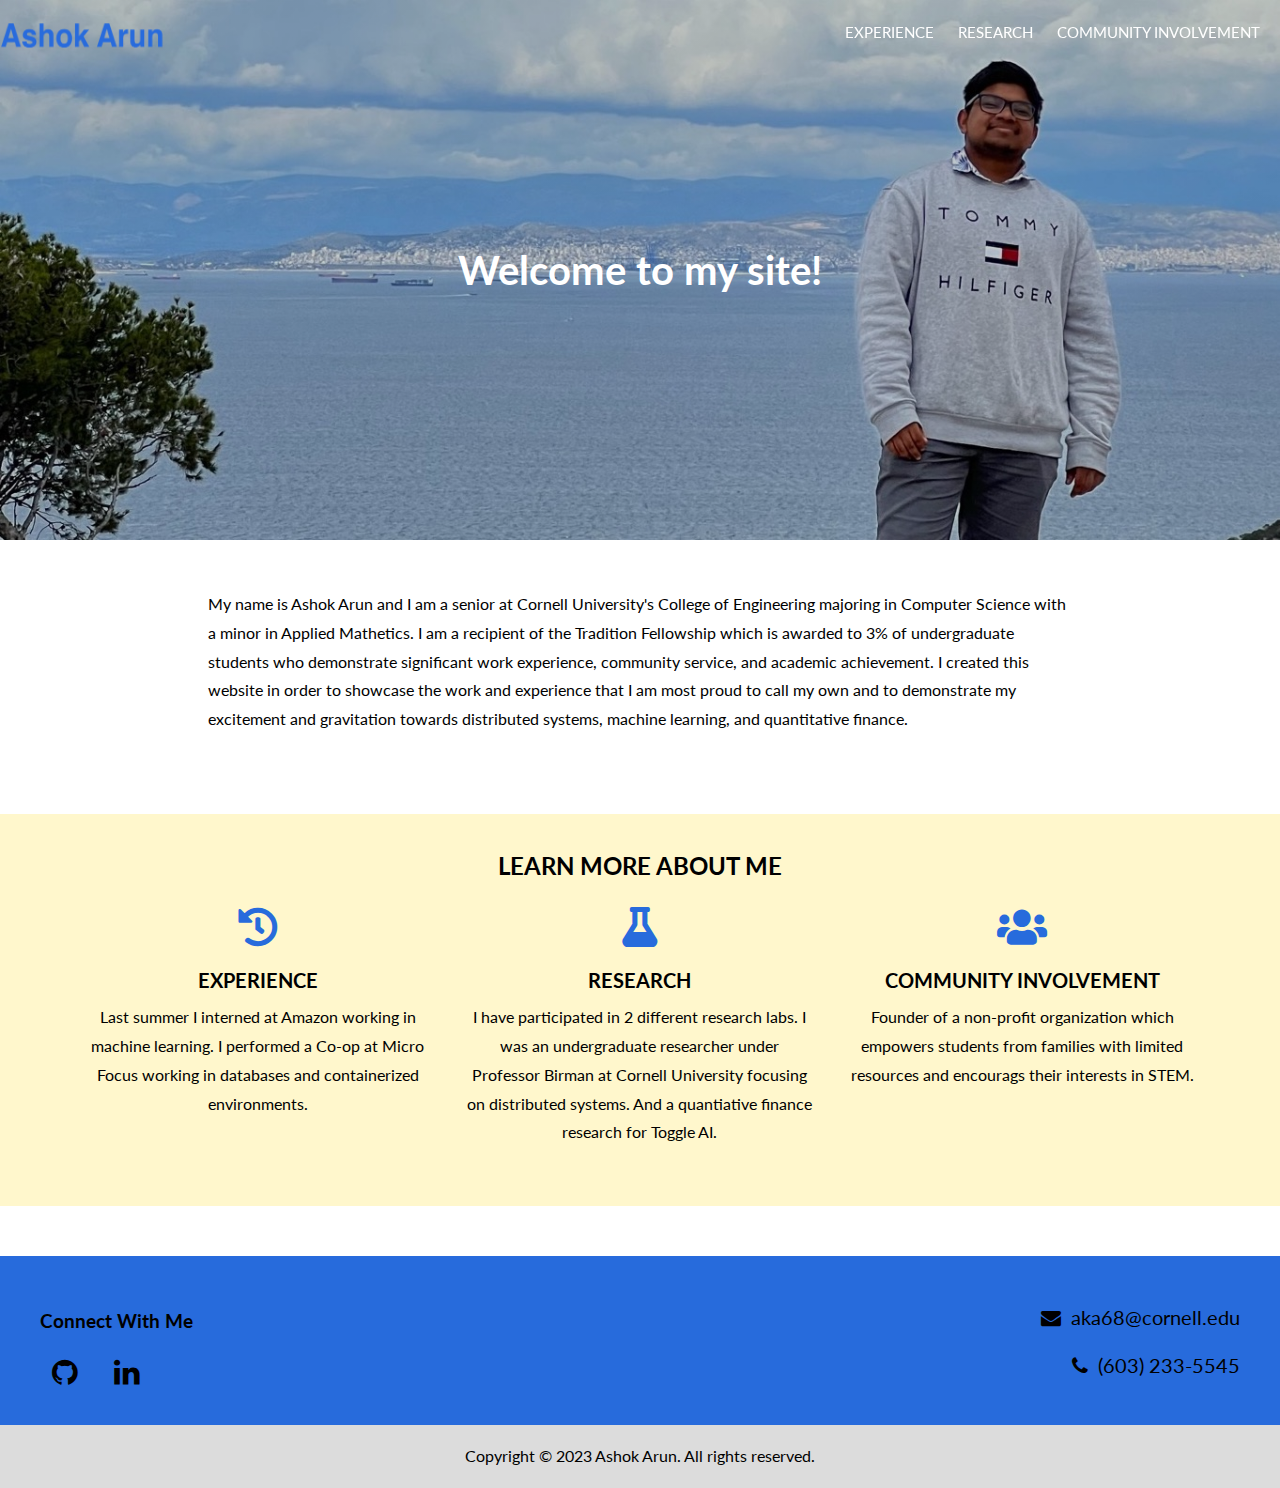
<file: index.html>
<!DOCTYPE html>

<html>

<head>
    <title>Ashok Arun</title>
    <meta charset="UTF-8">
    <meta name="viewport" content="user-scalable=no, width=device-width, initial-scale=1, maximum-scale=1">
    <script src="scripts.js"></script>
    <link rel="icon" href="images/logoNoWords.png">
    <link rel="stylesheet" href="style.css">
    <link href="https://fonts.googleapis.com/css2?family=Lato:wght@700&display=swap" rel="stylesheet">
    <link rel="stylesheet" href="https://fonts.googleapis.com/css?family=Lato">
    <link href="libraries/fontawesome/css/all.css" rel="stylesheet">
    <link rel="stylesheet" href="https://cdnjs.cloudflare.com/ajax/libs/font-awesome/4.7.0/css/font-awesome.min.css">
</head>

<body onscroll="scrollFunction()" onresize="projectHeight()" onload="projectHeight()">
    <nav>
        <div class="left-side">
            <a href="index.html" class="logo"><img src="images/colorLogo.png" alt="logo"></a>
        </div>

        <div class="right-side">
            <!-- Right-sided navbar links -->
            <div class="right hide-small">

                <div id="myNav" class="nav-link-wrapper overlay">
                    <a href="javascript:void(0)" class="closebtn" onclick="closeNav()">&times;</a>

                    <div class="overlay-content">

                        <hr>

                        <div id="dropdown1" class="dropdown">
                            <div tabindex=0 onclick="toggleDropdown()" class="link">
                                <a>EXPERIENCE</a>
                                <span class="carrot">&#8250;</span>
                            </div>

                            <div class="dropdown-content">
                                <a class="dropdown-link" href="amazon.html">AMAZON</a>
                                <a class="dropdown-link" href="mf.html">MICROFOCUS</a>
                            </div>
                        </div>

                        <hr>

                        <div id="dropdown1" class="dropdown">
                            <div tabindex=0 onclick="toggleDropdown()" class="link">
                                <a>RESEARCH</a>
                                <span class="carrot">&#8250;</span>
                            </div>

                            <div class="dropdown-content">
                                <a class="dropdown-link" href="toggle.html">TOGGLE AI</a>
                                <a class="dropdown-link" href="birman.html">BIRMAN LAB</a>
                            </div>
                        </div>

                        <hr>

                        <hr>

                        <a href="community.html" class="link">COMMUNITY INVOLVEMENT</a>

                    </div>

                </div>

                <a href="javascript:void(0)" class="menu" onclick="openNav()">&#9776;</a>

            </div>
        </div>
    </nav>

    <main>
        <div class="hero-image cover">
            <div class="hero-text">
                <h1>Welcome to my site!</h1>
            </div>
        </div>

        <div class="index-heading-red">
            <div class="index-text-wrapper">
                <p style="width: 75%; text-align: left;">
                    My name is Ashok Arun and I am a senior at Cornell University's College of Engineering majoring in
                    Computer Science with a minor in Applied Mathetics. I am a recipient of the Tradition Fellowship
                    which is awarded to 3% of undergraduate students who demonstrate significant work experience,
                    community service, and academic achievement. I created this website in order to
                    showcase the work and experience that I am most proud to call my own and to demonstrate my
                    excitement and gravitation towards distributed systems, machine learning, and quantitative finance.
                </p>
            </div>
        </div>

        <div class="index-heading-yellow">
            <h2>LEARN MORE ABOUT ME</h2>
            <div class="index-text-wrapper">
                <div class="about-wrapper">
                    <table>
                        <tr>
                            <th><i class="fas fa-history"></i><br>EXPERIENCE</th>
                            <th><i class="fas fa-flask"></i><br>RESEARCH</th>
                            <th><i class="fas fa-group"></i><br>COMMUNITY INVOLVEMENT</th>
                        </tr>
                        <tr>
                            <td>Last summer I interned at Amazon working in machine learning. I performed a Co-op at
                                Micro Focus working in databases and containerized environments.</td>
                            <td>I have participated in 2 different research labs. I was an undergraduate researcher
                                under Professor Birman at Cornell University focusing on distributed systems. And a
                                quantiative finance research for Toggle AI.</td>
                            <td>Founder of a non-profit organization which empowers students
                                from families with limited resources and encourags their interests in STEM.</td>
                        </tr>
                    </table>
                </div>
            </div>

            <div class="about-wrapper-small">
                <div class="index-text-wrapper">
                    <b><i class="fas fa-history"></i><br>EXPERIENCE</b>
                    <p>Last summer I interned at Amazon working in machine learning. I performed a Co-op at
                        Micro Focus working in databases and containerized environments.</p>

                    <b><i class="fas fa-flask"></i><br>RESEARCH</b>
                    <p>I have participated in 2 different research labs. I was an undergraduate researcher
                        under Professor Birman at Cornell University focusing on distributed systems. And a
                        quantiative finance research for Toggle AI.</p>

                    <b><i class="fas fa-group"></i><br>COMMUNITY INVOLVEMENT</b>
                    <p>Founder of a non-profit organization which empowers students
                        from families with limited resources and encourags their interests in STEM.</p>
                </div>
            </div>
        </div>

        <footer class="home-footer">
            <div class="left-footer-wrapper">
                <h3>Connect With Me</h3>

                <a href="https://github.com/ashok-arun" target="_blank">&emsp;<i
                        class="fa fa fa-github"></i>&emsp;&emsp;</a>

                <a href="https://linkedin.com/in/ashok-arun" target="_blank"><i
                        class="fa fa-linkedin">&emsp;</i>&emsp;</a>
            </div>

            <div class="right-footer-wrapper">
                <div class="right-footer-item">
                    <i class="fa fa-envelope"></i>
                    <a href="mailto:aka68@cornell.edu">aka68@cornell.edu</a>
                </div>

                <div class="right-footer-item">
                    <i class="fa fa-phone"></i>
                    <a href="tel:(603) 233-5545">(603) 233-5545</a>
                </div>
            </div>

            <div class="clearfix"></div>
        </footer>

        <div class="copyright-footer">
            <p>
                <a>Copyright &#169; 2023 Ashok Arun. All rights reserved.</a>
            </p>
        </div>
    </main>

    <script src="libraries/HackTimer.min.js" type="text/javascript"></script>
    <script src="libraries/hammer.min.js" type="text/javascript"></script>

    <script>
        var currentSlide = 1;
        showProject(currentSlide);

        var projectEnabled = true;
        var myElement = document.getElementsByClassName("projects-wrapper")[0];

        var hammertime = new Hammer(myElement);

        hammertime.on("swipeleft", function (ev) {
            if (projectEnabled) {
                plusProject(1);
            }
        });

        hammertime.on("swiperight", function (ev) {
            if (projectEnabled) {
                plusProject(-1);
            }
        });

        document.body.addEventListener('keyup', function (event) {
            if (projectEnabled) {
                const key = event.key;
                switch (key) {
                    case "ArrowLeft":
                        plusProject(-1);
                        break;
                    case "ArrowRight":
                        plusProject(1);
                        break;
                }
            }
        });
    </script>
</body>

</html>
</file>
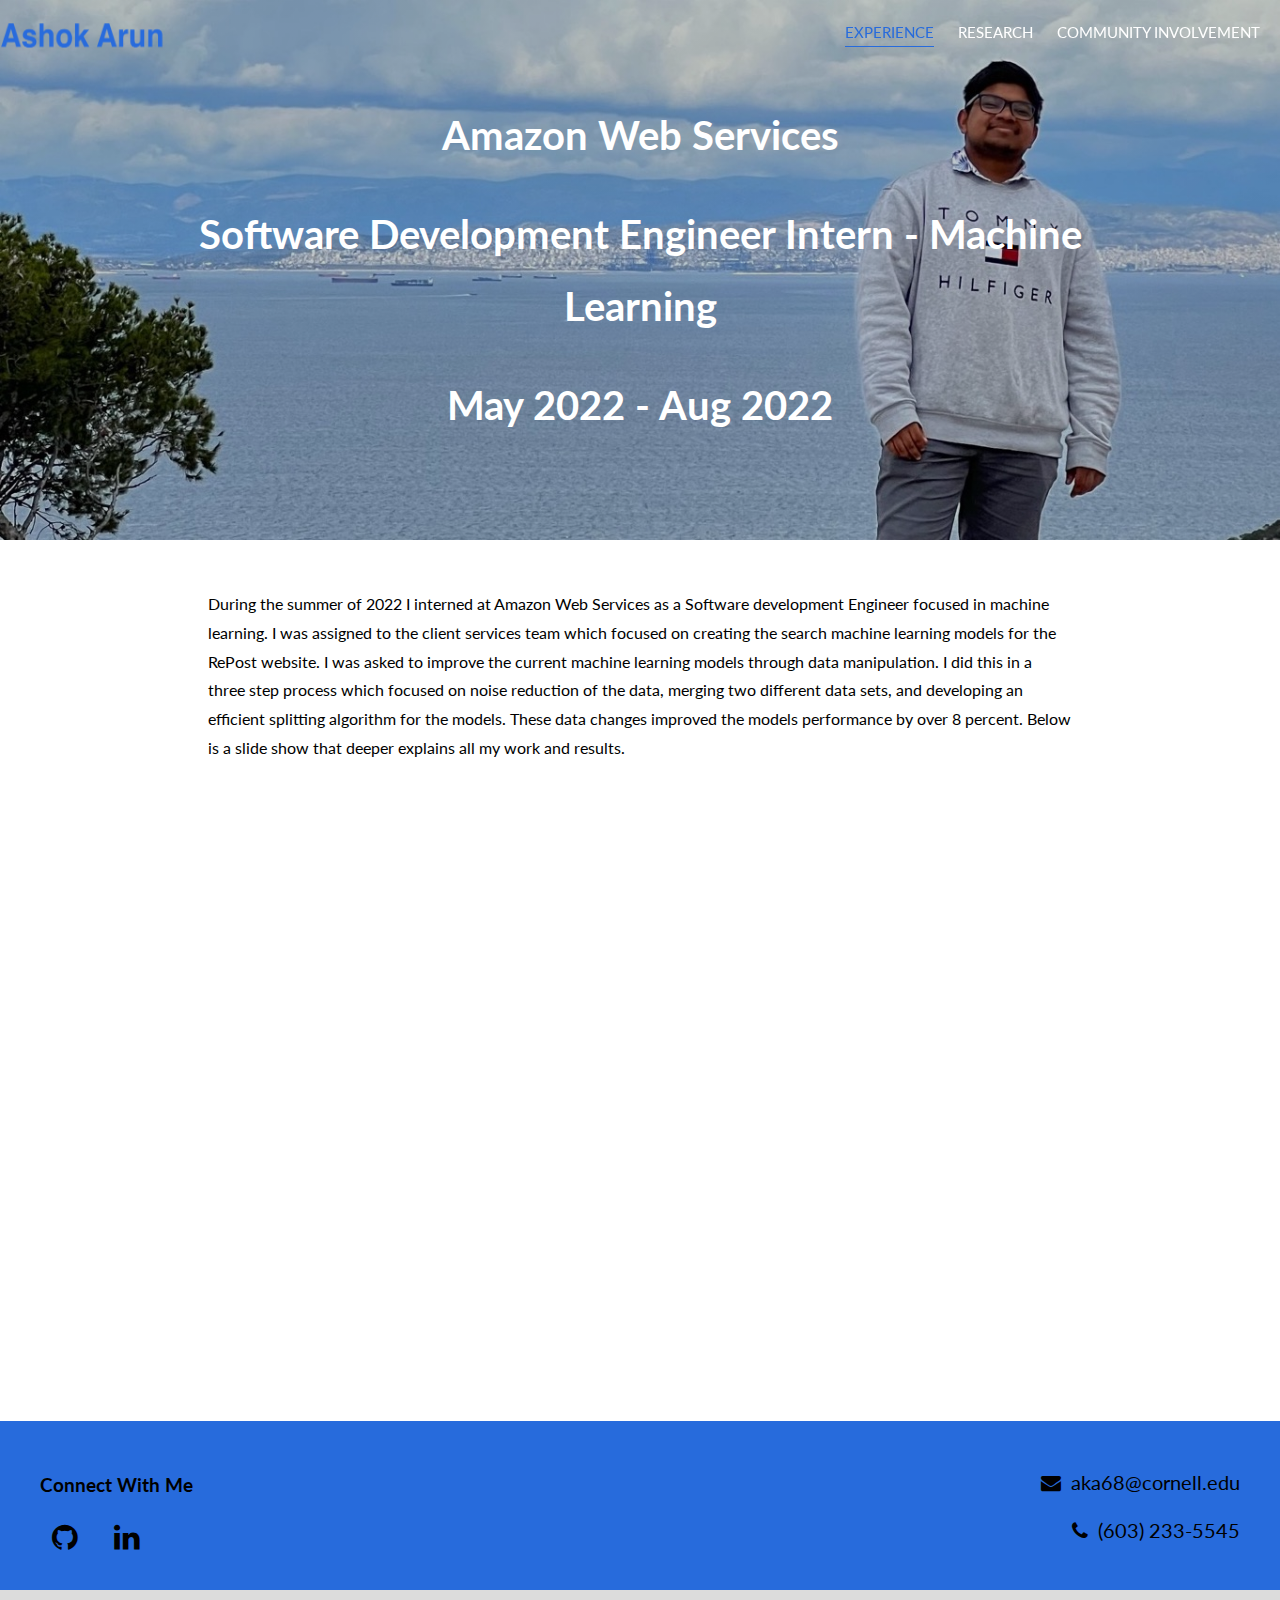
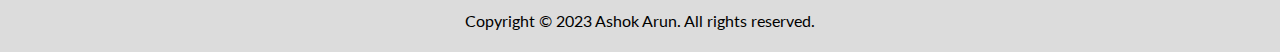
<file: amazon.html>
<!DOCTYPE html>

<html>

<head>
	<title>Amazon | Ashok Arun</title>
	<meta charset="UTF-8">
	<meta name="viewport" content="width=device-width, initial-scale=1">
	<script src="scripts.js"></script>
	<link rel="stylesheet" href="style.css">
	<link rel="icon" href="images/logoNoWords.png">
	<link href="https://fonts.googleapis.com/css2?family=Lato:wght@700&display=swap" rel="stylesheet">
	<link rel="stylesheet" href="https://fonts.googleapis.com/css?family=Lato">
	<link rel="stylesheet" href="https://cdnjs.cloudflare.com/ajax/libs/font-awesome/4.7.0/css/font-awesome.min.css">
</head>

<body onscroll="scrollFunction()">
	<nav>
		<div class="left-side">
			<a href="index.html" class="logo"><img src="images/colorLogo.png" alt="logo"></a>
		</div>

		<div class="right-side">
			<!-- Right-sided navbar links -->
			<div class="right hide-small">

				<div id="myNav" class="nav-link-wrapper overlay">
					<a href="javascript:void(0)" class="closebtn" onclick="closeNav()">&times;</a>

					<div class="overlay-content">

						<hr>

						<div id="dropdown1" class="dropdown">
							<div tabindex=0 onclick="toggleDropdown()" class="link active-link">
								<a>EXPERIENCE</a>
								<span class="carrot">&#8250;</span>
							</div>

							<div class="dropdown-content">
								<a class="dropdown-link" href="amazon.html">AMAZON</a>
								<a class="dropdown-link" href="mf.html">MICROFOCUS</a>
							</div>
						</div>

						<hr>

						<div id="dropdown1" class="dropdown">
							<div tabindex=0 onclick="toggleDropdown()" class="link">
								<a>RESEARCH</a>
								<span class="carrot">&#8250;</span>
							</div>

							<div class="dropdown-content">
								<a class="dropdown-link" href="toggle.html">TOGGLE AI</a>
								<a class="dropdown-link" href="birman.html">BIRMAN LAB</a>
							</div>
						</div>

						<hr>

						<hr>

						<a href="community.html" class="link">COMMUNITY INVOLVEMENT</a>

					</div>

				</div>

				<a href="javascript:void(0)" class="menu" onclick="openNav()">&#9776;</a>

			</div>
		</div>
	</nav>

	<main>
		<div class="hero-image">
			<div class="hero-text">
				<h1>Amazon Web Services</h1>
				<h1>Software Development Engineer Intern - Machine Learning</h1>
				<h1>May 2022 - Aug 2022</h1>
			</div>
		</div>

		<div class="index-heading-red">
			<div class="index-text-wrapper">
				<p style="width: 75%; text-align: left;">
					During the summer of 2022 I interned at Amazon Web Services as a Software development Engineer focused in
					machine learning. I was assigned to the client services team which focused on creating the search machine
					learning models for the RePost website. I was asked to improve the current machine learning models through
					data manipulation. I did this in a three step process which focused on noise reduction of the data, merging
					two different data sets, and developing an efficient splitting algorithm for the models. These data changes
					improved the models performance by over 8 percent. Below is a slide show that deeper explains all my work and
					results.
				</p>
			</div>
		</div>

		<iframe
			src="https://docs.google.com/presentation/d/e/2PACX-1vSZwEwvNWXqI6c3hvqQQnzOHs0WkcQzxuSQGhxaYo7j1502F-sO3vWDeq1BIZpduCBApdJTH0WkgKKr/embed?start=false&loop=false&delayms=3000"
			frameborder="0" width="960" height="569" allowfullscreen="true" mozallowfullscreen="true"
			webkitallowfullscreen="true"></iframe>

		<footer class="home-footer">
			<div class="left-footer-wrapper">
				<h3>Connect With Me</h3>

				<a href="https://github.com/ashok-arun" target="_blank">&emsp;<i class="fa fa fa-github"></i>&emsp;&emsp;</a>

				<a href="https://linkedin.com/in/ashok-arun" target="_blank"><i class="fa fa-linkedin">&emsp;</i>&emsp;</a>
			</div>

			<div class="right-footer-wrapper">
				<div class="right-footer-item">
					<i class="fa fa-envelope"></i>
					<a href="mailto:aka68@cornell.edu">aka68@cornell.edu</a>
				</div>

				<div class="right-footer-item">
					<i class="fa fa-phone"></i>
					<a href="tel:(603) 233-5545">(603) 233-5545</a>
				</div>
			</div>

			<div class="clearfix"></div>
		</footer>

		<div class="copyright-footer">
			<p>
				<a>Copyright &#169; 2023 Ashok Arun. All rights reserved.</a>
			</p>
		</div>
	</main>
</body>

</html>
</file>
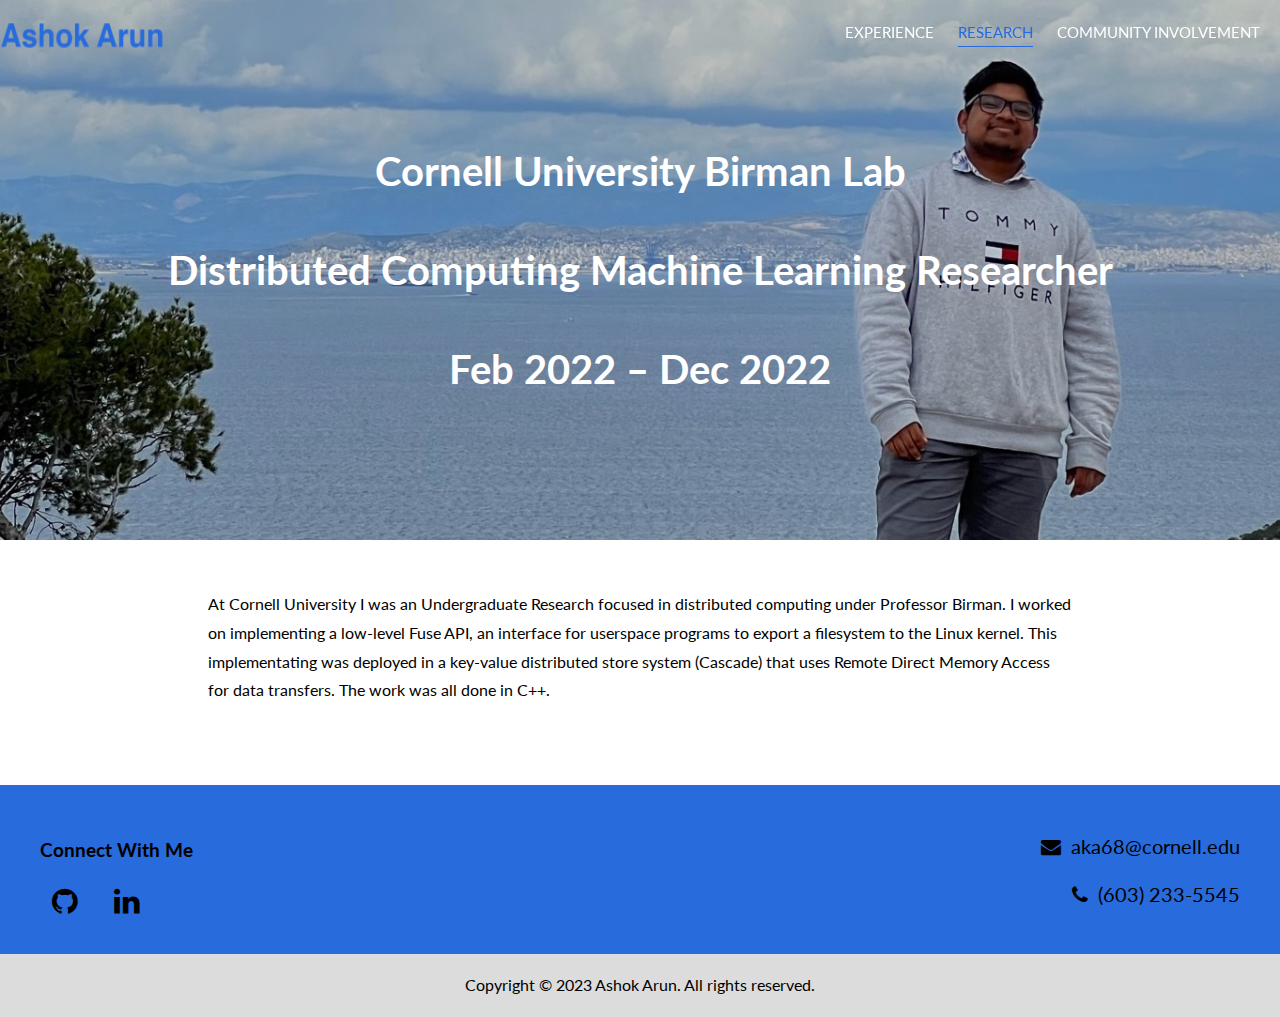
<file: birman.html>
<!DOCTYPE html>

<html>

<head>
	<title>Birman Lab | Ashok Arun</title>
	<meta charset="UTF-8">
	<meta name="viewport" content="width=device-width, initial-scale=1">
	<script src="scripts.js"></script>
	<link rel="stylesheet" href="style.css">
	<link rel="icon" href="images/logoNoWords.png">
	<link href="https://fonts.googleapis.com/css2?family=Lato:wght@700&display=swap" rel="stylesheet">
	<link rel="stylesheet" href="https://fonts.googleapis.com/css?family=Lato">
	<link rel="stylesheet" href="https://cdnjs.cloudflare.com/ajax/libs/font-awesome/4.7.0/css/font-awesome.min.css">
</head>

<body onscroll="scrollFunction()">
	<nav>
		<div class="left-side">
			<a href="index.html" class="logo"><img src="images/colorLogo.png" alt="logo"></a>
		</div>

		<div class="right-side">
			<!-- Right-sided navbar links -->
			<div class="right hide-small">

				<div id="myNav" class="nav-link-wrapper overlay">
					<a href="javascript:void(0)" class="closebtn" onclick="closeNav()">&times;</a>

					<div class="overlay-content">

						<hr>

						<div id="dropdown1" class="dropdown">
							<div tabindex=0 onclick="toggleDropdown()" class="link">
								<a>EXPERIENCE</a>
								<span class="carrot">&#8250;</span>
							</div>

							<div class="dropdown-content">
								<a class="dropdown-link" href="amazon.html">AMAZON</a>
								<a class="dropdown-link" href="mf.html">MICROFOCUS</a>


							</div>
						</div>

						<hr>

						<div id="dropdown1" class="dropdown">
							<div tabindex=0 onclick="toggleDropdown()" class="link active-link">
								<a>RESEARCH</a>
								<span class="carrot">&#8250;</span>
							</div>

							<div class="dropdown-content">
								<a class="dropdown-link" href="toggle.html">TOGGLE AI</a>
								<a class="dropdown-link" href="birman.html">BIRMAN LAB</a>
							</div>
						</div>

						<hr>



						<hr>

						<a href="community.html" class="link">COMMUNITY INVOLVEMENT</a>

					</div>

				</div>

				<a href="javascript:void(0)" class="menu" onclick="openNav()">&#9776;</a>

			</div>
		</div>
	</nav>

	<main>
		<div class="hero-image">
			<div class="hero-text">
				<h1>Cornell University Birman Lab</h1>
				<h1>Distributed Computing Machine Learning Researcher</h1>
				<h1>Feb 2022 – Dec 2022</h1>
			</div>
		</div>

		<div class="index-heading-red">
			<div class="index-text-wrapper">
				<p style="width: 75%; text-align: left;">
					At Cornell University I was an Undergraduate Research focused in distributed computing under Professor Birman.
					I worked on implementing a low-level Fuse API, an interface for userspace programs to export a filesystem to
					the Linux kernel. This implementating was deployed in a key-value distributed store system (Cascade) that uses
					Remote Direct Memory Access for data transfers. The work was all done in C++.
				</p>
			</div>
		</div>

		<footer class="home-footer">
			<div class="left-footer-wrapper">
				<h3>Connect With Me</h3>

				<a href="https://github.com/ashok-arun" target="_blank">&emsp;<i class="fa fa fa-github"></i>&emsp;&emsp;</a>

				<a href="https://linkedin.com/in/ashok-arun" target="_blank"><i class="fa fa-linkedin">&emsp;</i>&emsp;</a>
			</div>

			<div class="right-footer-wrapper">
				<div class="right-footer-item">
					<i class="fa fa-envelope"></i>
					<a href="mailto:aka68@cornell.edu">aka68@cornell.edu</a>
				</div>

				<div class="right-footer-item">
					<i class="fa fa-phone"></i>
					<a href="tel:(603) 233-5545">(603) 233-5545</a>
				</div>
			</div>

			<div class="clearfix"></div>
		</footer>

		<div class="copyright-footer">
			<p>
				<a>Copyright &#169; 2023 Ashok Arun. All rights reserved.</a>
			</p>
		</div>
	</main>
</body>

</html>
</file>
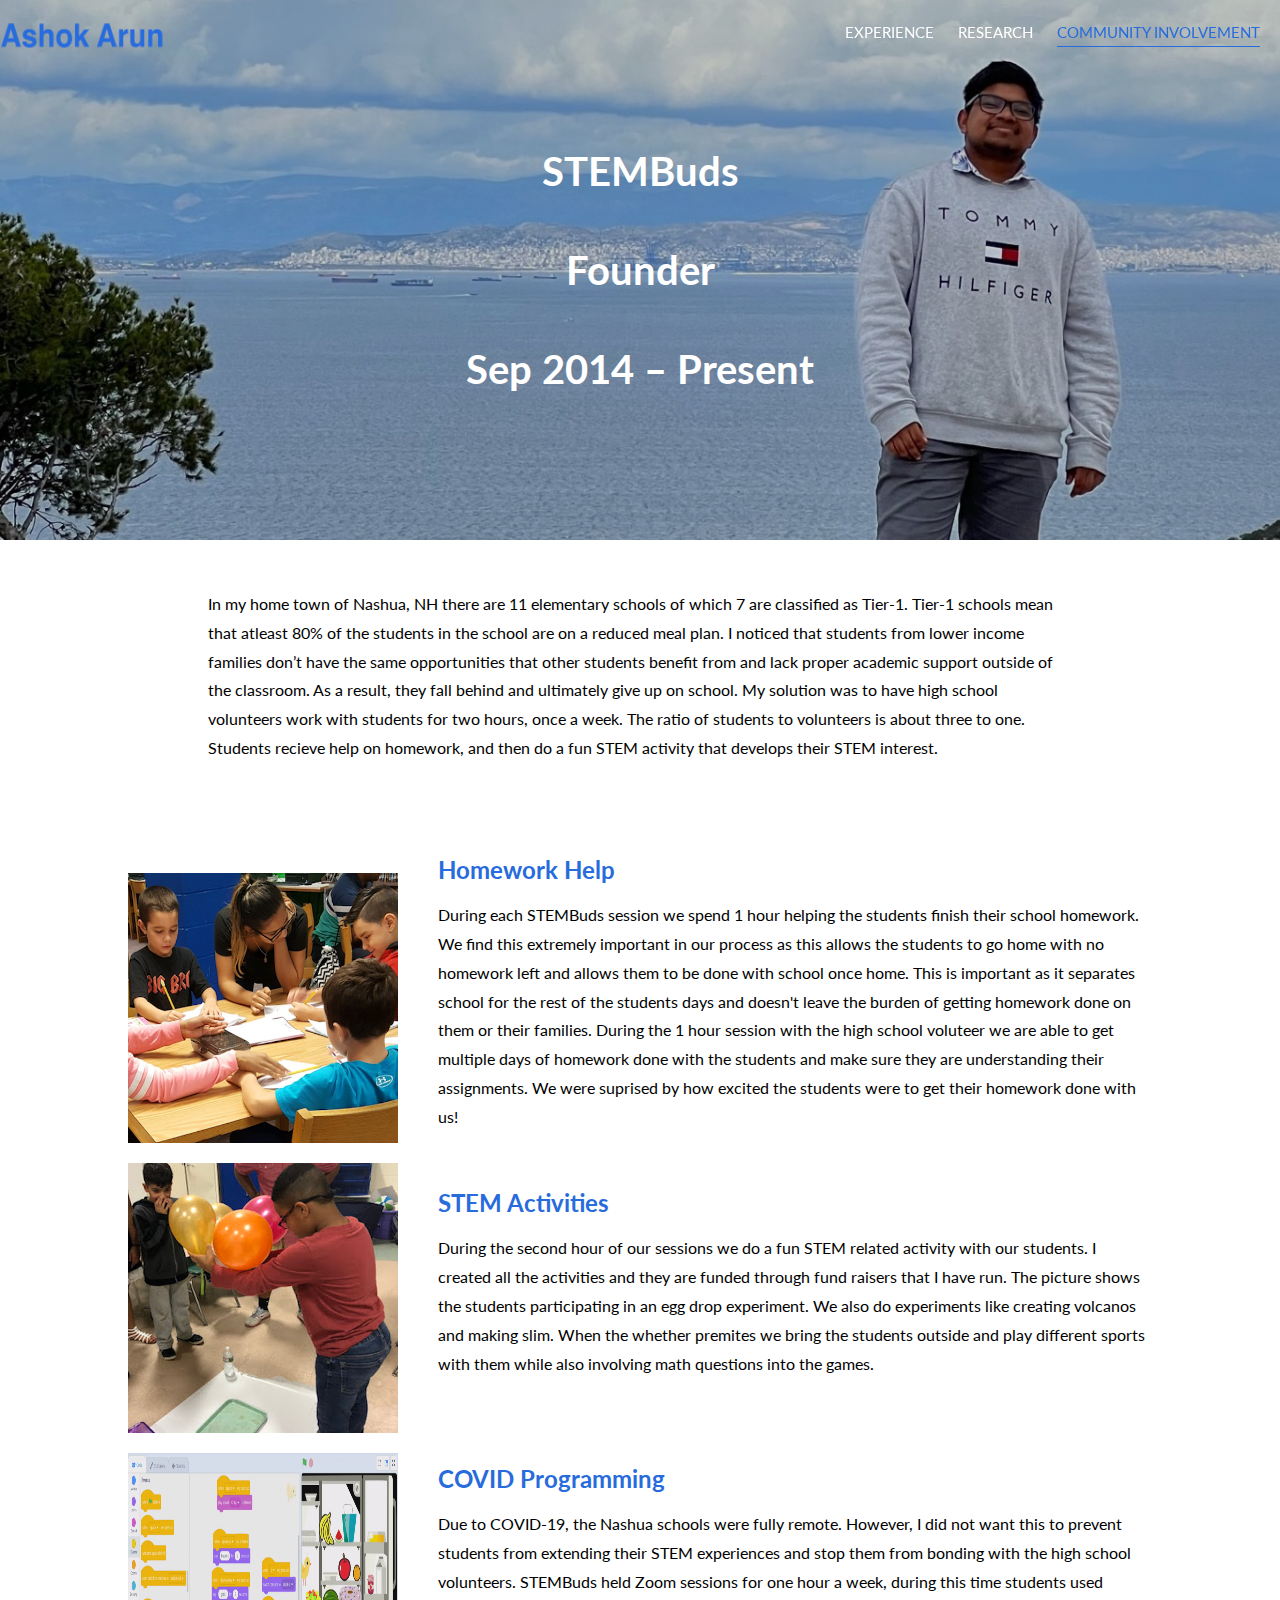
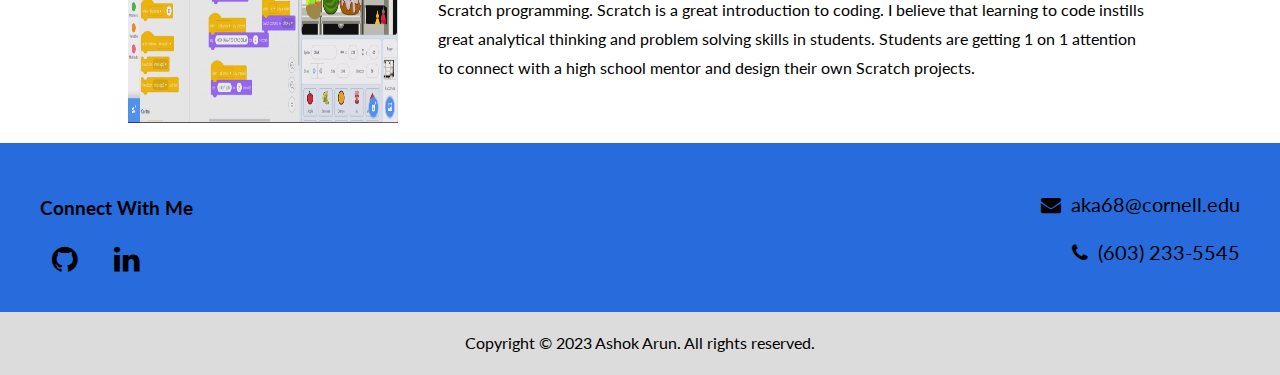
<file: community.html>
<!DOCTYPE html>

<html>

<head>
	<title>Community Involvement | Ashok Arun</title>
	<meta charset="UTF-8">
	<meta name="viewport" content="width=device-width, initial-scale=1">
	<script src="scripts.js"></script>
	<link rel="stylesheet" href="style.css">
	<link rel="icon" href="images/logoNoWords.png">
	<link href="https://fonts.googleapis.com/css2?family=Lato:wght@700&display=swap" rel="stylesheet">
	<link rel="stylesheet" href="https://fonts.googleapis.com/css?family=Lato">
	<link rel="stylesheet" href="https://cdnjs.cloudflare.com/ajax/libs/font-awesome/4.7.0/css/font-awesome.min.css">
</head>

<body onscroll="scrollFunction()">
	<nav>
		<div class="left-side">
			<a href="index.html" class="logo"><img src="images/colorLogo.png" alt="logo"></a>
		</div>

		<div class="right-side">
			<!-- Right-sided navbar links -->
			<div class="right hide-small">

				<div id="myNav" class="nav-link-wrapper overlay">
					<a href="javascript:void(0)" class="closebtn" onclick="closeNav()">&times;</a>

					<div class="overlay-content">

						<hr>

						<div id="dropdown1" class="dropdown">
							<div tabindex=0 onclick="toggleDropdown()" class="link">
								<a>EXPERIENCE</a>
								<span class="carrot">&#8250;</span>
							</div>

							<div class="dropdown-content">
								<a class="dropdown-link" href="amazon.html">AMAZON</a>
								<a class="dropdown-link" href="mf.html">MICROFOCUS</a>


							</div>
						</div>

						<hr>

						<div id="dropdown1" class="dropdown">
							<div tabindex=0 onclick="toggleDropdown()" class="link">
								<a>RESEARCH</a>
								<span class="carrot">&#8250;</span>
							</div>

							<div class="dropdown-content">
								<a class="dropdown-link" href="toggle.html">TOGGLE AI</a>
								<a class="dropdown-link" href="birman.html">BIRMAN LAB</a>
							</div>
						</div>

						<hr>



						<hr>

						<a href="community.html" class="link active-link">COMMUNITY INVOLVEMENT</a>

					</div>

				</div>

				<a href="javascript:void(0)" class="menu" onclick="openNav()">&#9776;</a>

			</div>
		</div>
	</nav>

	<main>
		<div class="hero-image">
			<div class="hero-text">
				<h1>STEMBuds</h1>
				<h1>Founder</h1>
				<h1>Sep 2014 – Present</h1>
			</div>
		</div>

		<div class="index-heading-red">
			<div class="index-text-wrapper">
				<p style="width: 75%; text-align: left;">
					In my home town of Nashua, NH there are 11 elementary schools of which 7 are classified as Tier-1. Tier-1
					schools mean that atleast 80% of the students in the school are on a reduced meal plan. I noticed that
					students from lower income families don’t have the same opportunities that other students benefit from and
					lack proper academic support outside of the classroom. As a result, they fall behind and ultimately give up on
					school. My solution was to have high school volunteers work with students for two hours, once a week. The
					ratio of students to volunteers is about three to one. Students recieve help on homework, and then do a fun
					STEM activity that develops their STEM interest.
				</p>
			</div>
		</div>

		<div class="main-wrapper">
			<div class="officer">
				<div class="officer-wrapper">
					<img src="images/homework.png" alt="homework">
				</div>


				<div class="paragraph-wrapper top">
					<div>
						<h2>Homework Help</h2>
						<p>
							During each STEMBuds session we spend 1 hour helping the students finish their school homework. We find
							this extremely important in our process as this allows the students to go home with no homework left and
							allows them to be done with school once home. This is important as it separates school for the rest of the
							students days and doesn't leave the burden of getting homework done on them or their families. During the
							1 hour session with the high school voluteer we are able to get multiple days of homework done with the
							students and make sure they are understanding their assignments. We were suprised by how excited the
							students were to get their homework done with us!
						</p>
					</div>
				</div>
			</div>



			<div class="officer">
				<div class="officer-wrapper">
					<img src="images/science.jpg" alt="science">
				</div>


				<div class="paragraph-wrapper top">
					<div>
						<h2>STEM Activities</h2>
						<p>
							During the second hour of our sessions we do a fun STEM related activity with our students. I created all
							the activities and they are funded through fund raisers that I have run. The picture shows the students
							participating in an egg drop experiment. We also do experiments like creating volcanos and making slim.
							When the whether premites we bring the students outside and play different sports with them while also
							involving math questions into the games.
						</p>
					</div>
				</div>
			</div>


			<div class="officer">
				<div class="officer-wrapper">
					<img src="images/scratch.png" alt="scratch">
				</div>


				<div class="paragraph-wrapper top">
					<div>
						<h2>COVID Programming</h2>
						<p>
							Due to COVID-19, the Nashua schools were fully remote. However, I did not want this to prevent
							students from extending their STEM experiences and stop them from bonding with the high school volunteers.
							STEMBuds held Zoom sessions for one hour a week, during this time students used Scratch programming.
							Scratch is a great introduction to coding. I believe that learning to code instills great analytical
							thinking and problem solving skills in students. Students are getting 1 on 1 attention to connect with a
							high school mentor and design their own Scratch projects.
						</p>
					</div>
				</div>
			</div>
		</div>

		<footer class="home-footer">
			<div class="left-footer-wrapper">
				<h3>Connect With Me</h3>

				<a href="https://github.com/ashok-arun" target="_blank">&emsp;<i class="fa fa fa-github"></i>&emsp;&emsp;</a>

				<a href="https://linkedin.com/in/ashok-arun" target="_blank"><i class="fa fa-linkedin">&emsp;</i>&emsp;</a>
			</div>

			<div class="right-footer-wrapper">
				<div class="right-footer-item">
					<i class="fa fa-envelope"></i>
					<a href="mailto:aka68@cornell.edu">aka68@cornell.edu</a>
				</div>

				<div class="right-footer-item">
					<i class="fa fa-phone"></i>
					<a href="tel:(603) 233-5545">(603) 233-5545</a>
				</div>
			</div>

			<div class="clearfix"></div>
		</footer>

		<div class="copyright-footer">
			<p>
				<a>Copyright &#169; 2023 Ashok Arun. All rights reserved.</a>
			</p>
		</div>
	</main>
</body>

</html>
</file>
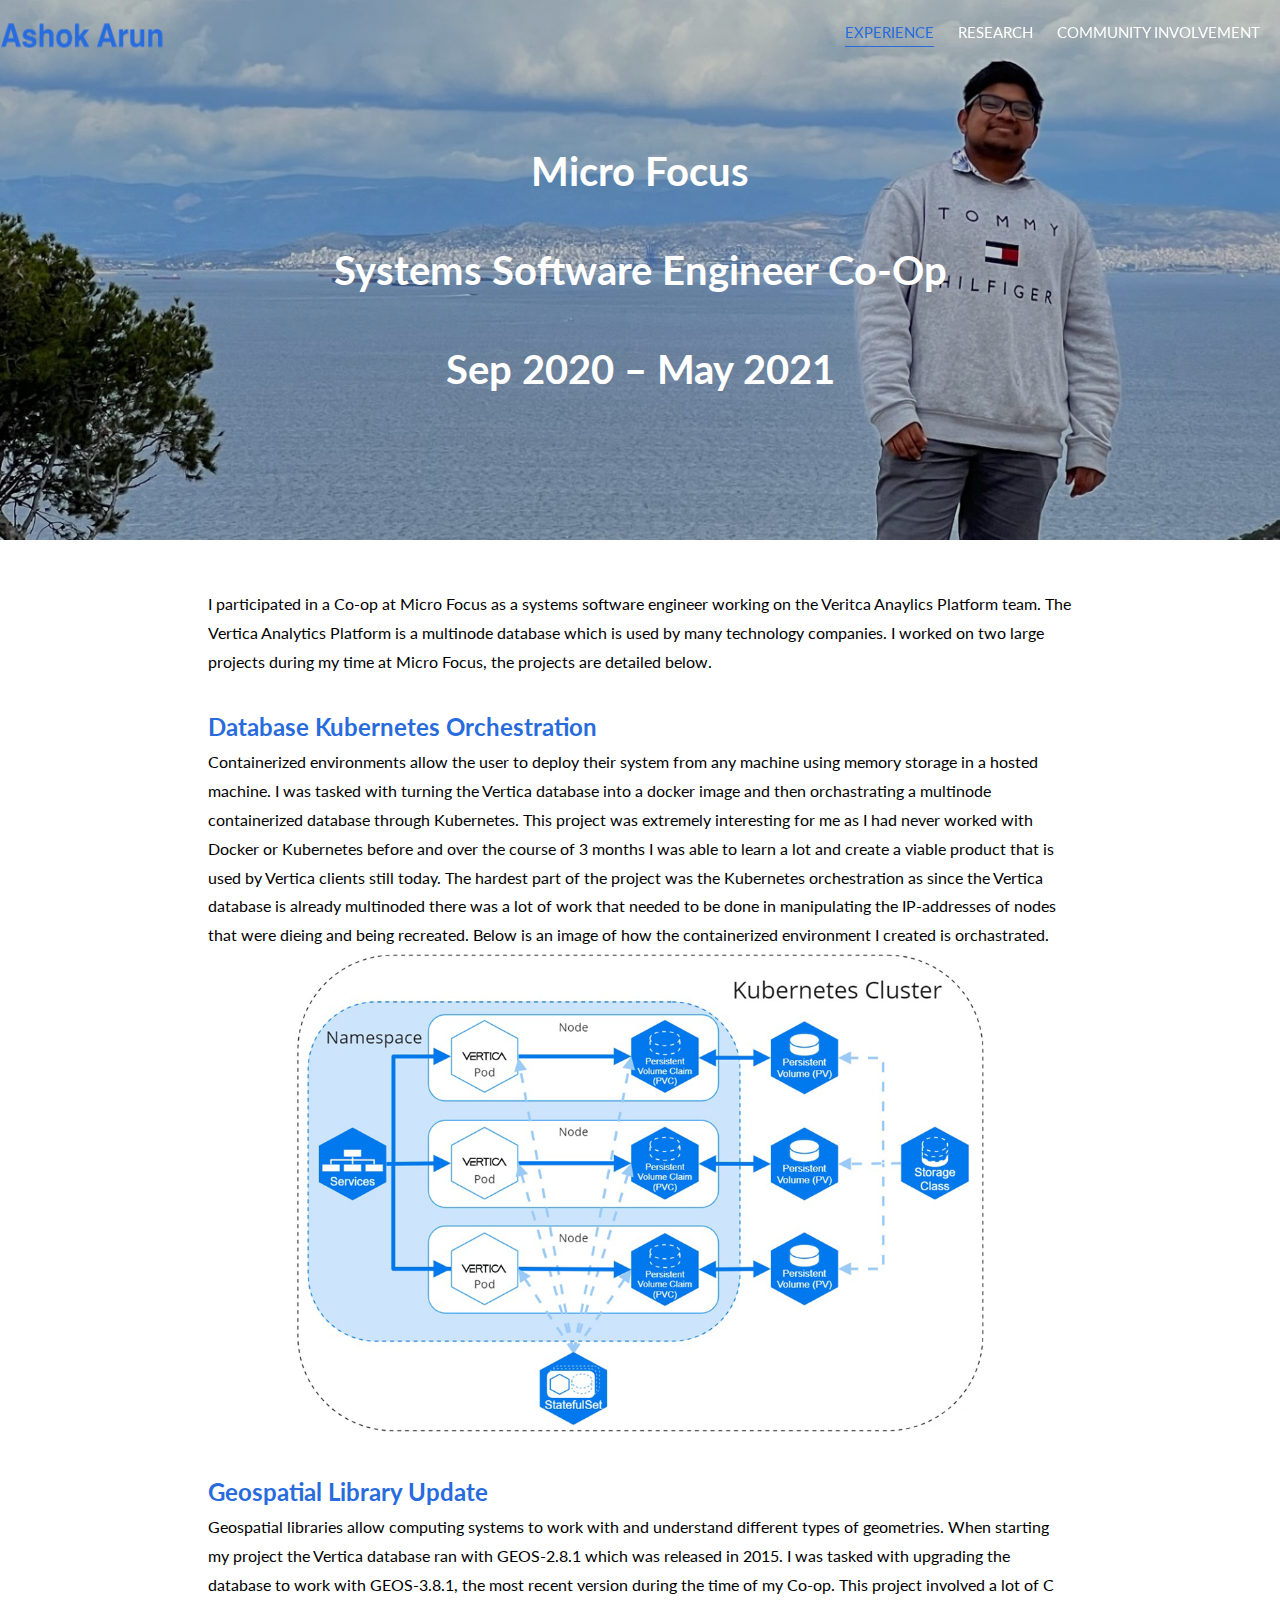
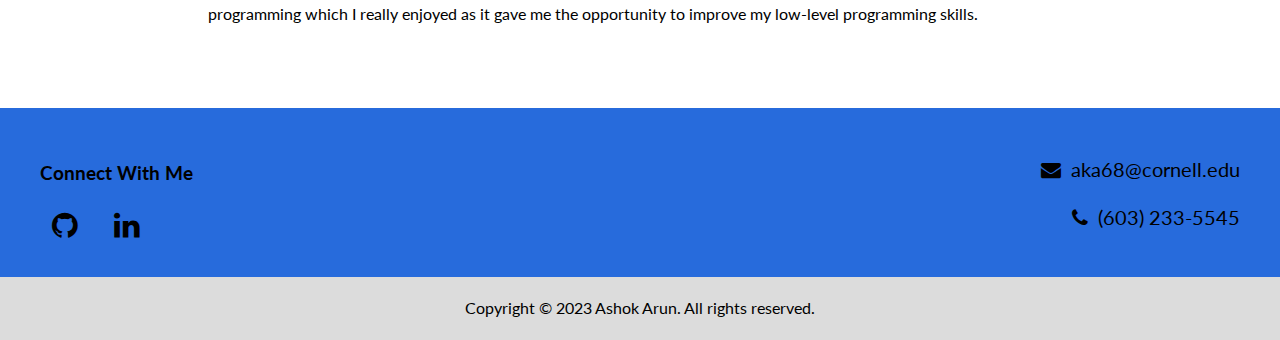
<file: mf.html>
<!DOCTYPE html>

<html>

<head>
	<title>Micro Focus | Ashok Arun</title>
	<meta charset="UTF-8">
	<meta name="viewport" content="width=device-width, initial-scale=1">
	<script src="scripts.js"></script>
	<link rel="stylesheet" href="style.css">
	<link rel="icon" href="images/logoNoWords.png">
	<link href="https://fonts.googleapis.com/css2?family=Lato:wght@700&display=swap" rel="stylesheet">
	<link rel="stylesheet" href="https://fonts.googleapis.com/css?family=Lato">
	<link rel="stylesheet" href="https://cdnjs.cloudflare.com/ajax/libs/font-awesome/4.7.0/css/font-awesome.min.css">
</head>

<body onscroll="scrollFunction()">
	<nav>
		<div class="left-side">
			<a href="index.html" class="logo"><img src="images/colorLogo.png" alt="logo"></a>
		</div>

		<div class="right-side">
			<!-- Right-sided navbar links -->
			<div class="right hide-small">

				<div id="myNav" class="nav-link-wrapper overlay">
					<a href="javascript:void(0)" class="closebtn" onclick="closeNav()">&times;</a>

					<div class="overlay-content">

						<hr>

						<div id="dropdown1" class="dropdown">
							<div tabindex=0 onclick="toggleDropdown()" class="link active-link">
								<a>EXPERIENCE</a>
								<span class="carrot">&#8250;</span>
							</div>

							<div class="dropdown-content">
								<a class="dropdown-link" href="amazon.html">AMAZON</a>
								<a class="dropdown-link" href="mf.html">MICROFOCUS</a>


							</div>
						</div>

						<hr>

						<div id="dropdown1" class="dropdown">
							<div tabindex=0 onclick="toggleDropdown()" class="link">
								<a>RESEARCH</a>
								<span class="carrot">&#8250;</span>
							</div>

							<div class="dropdown-content">
								<a class="dropdown-link" href="toggle.html">TOGGLE AI</a>
								<a class="dropdown-link" href="birman.html">BIRMAN LAB</a>
							</div>
						</div>

						<hr>
						<hr>

						<a href="community.html" class="link">COMMUNITY INVOLVEMENT</a>

					</div>

				</div>

				<a href="javascript:void(0)" class="menu" onclick="openNav()">&#9776;</a>

			</div>
		</div>
	</nav>

	<main>
		<div class="hero-image">
			<div class="hero-text">
				<h1>Micro Focus</h1>
				<h1>Systems Software Engineer Co-Op</h1>
				<h1>Sep 2020 – May 2021</h1>
			</div>
		</div>

		<div class="index-heading-red">
			<div class="index-text-wrapper">
				<p style="width: 75%; text-align: left;">
					I participated in a Co-op at Micro Focus as a systems software engineer working on the Veritca Anaylics
					Platform team. The Vertica Analytics Platform is a multinode database which is used by many technology
					companies. I worked on two large projects during my time at Micro Focus, the projects are detailed below.
				</p>
				<br>
				<h2 style="width: 75%; text-align: left; color: #276bdc;">Database Kubernetes Orchestration</h2>
				<p style="width: 75%; text-align: left;">
					Containerized environments allow the user to deploy their system from any machine using memory storage in a
					hosted machine. I was tasked with turning the Vertica database into a docker image and then orchastrating a
					multinode containerized database through Kubernetes. This project was extremely interesting for me as I had
					never worked with Docker or Kubernetes before and over the course of 3 months I was able to learn a lot and
					create a viable product that is used by Vertica clients still today. The hardest part of the project was the
					Kubernetes orchestration as since the Vertica database is already multinoded there was a lot of work that
					needed to be done in manipulating the IP-addresses of nodes that were dieing and being recreated. Below is an
					image of how the
					containerized environment I created is orchastrated.
				</p>
				<img style="width: 60%;" src="images/vertica.png" alt="Kubernetes">
				<br><br>
				<h2 style="width: 75%; text-align: left; color: #276bdc;">Geospatial Library Update</h2>
				<p style="width: 75%; text-align: left;">
					Geospatial libraries allow computing systems to work with and understand different types of geometries. When
					starting my project the Vertica database ran with GEOS-2.8.1 which was released in 2015. I was tasked with
					upgrading the database to work with GEOS-3.8.1, the most recent version during the time of my Co-op. This
					project involved a lot of C programming which I really enjoyed as it gave me the opportunity to improve my
					low-level programming skills.
				</p>
			</div>
		</div>

		<footer class="home-footer">
			<div class="left-footer-wrapper">
				<h3>Connect With Me</h3>

				<a href="https://github.com/ashok-arun" target="_blank">&emsp;<i class="fa fa fa-github"></i>&emsp;&emsp;</a>

				<a href="https://linkedin.com/in/ashok-arun" target="_blank"><i class="fa fa-linkedin">&emsp;</i>&emsp;</a>
			</div>

			<div class="right-footer-wrapper">
				<div class="right-footer-item">
					<i class="fa fa-envelope"></i>
					<a href="mailto:aka68@cornell.edu">aka68@cornell.edu</a>
				</div>

				<div class="right-footer-item">
					<i class="fa fa-phone"></i>
					<a href="tel:(603) 233-5545">(603) 233-5545</a>
				</div>
			</div>

			<div class="clearfix"></div>
		</footer>

		<div class="copyright-footer">
			<p>
				<a>Copyright &#169; 2023 Ashok Arun. All rights reserved.</a>
			</p>
		</div>
	</main>
</body>

</html>
</file>
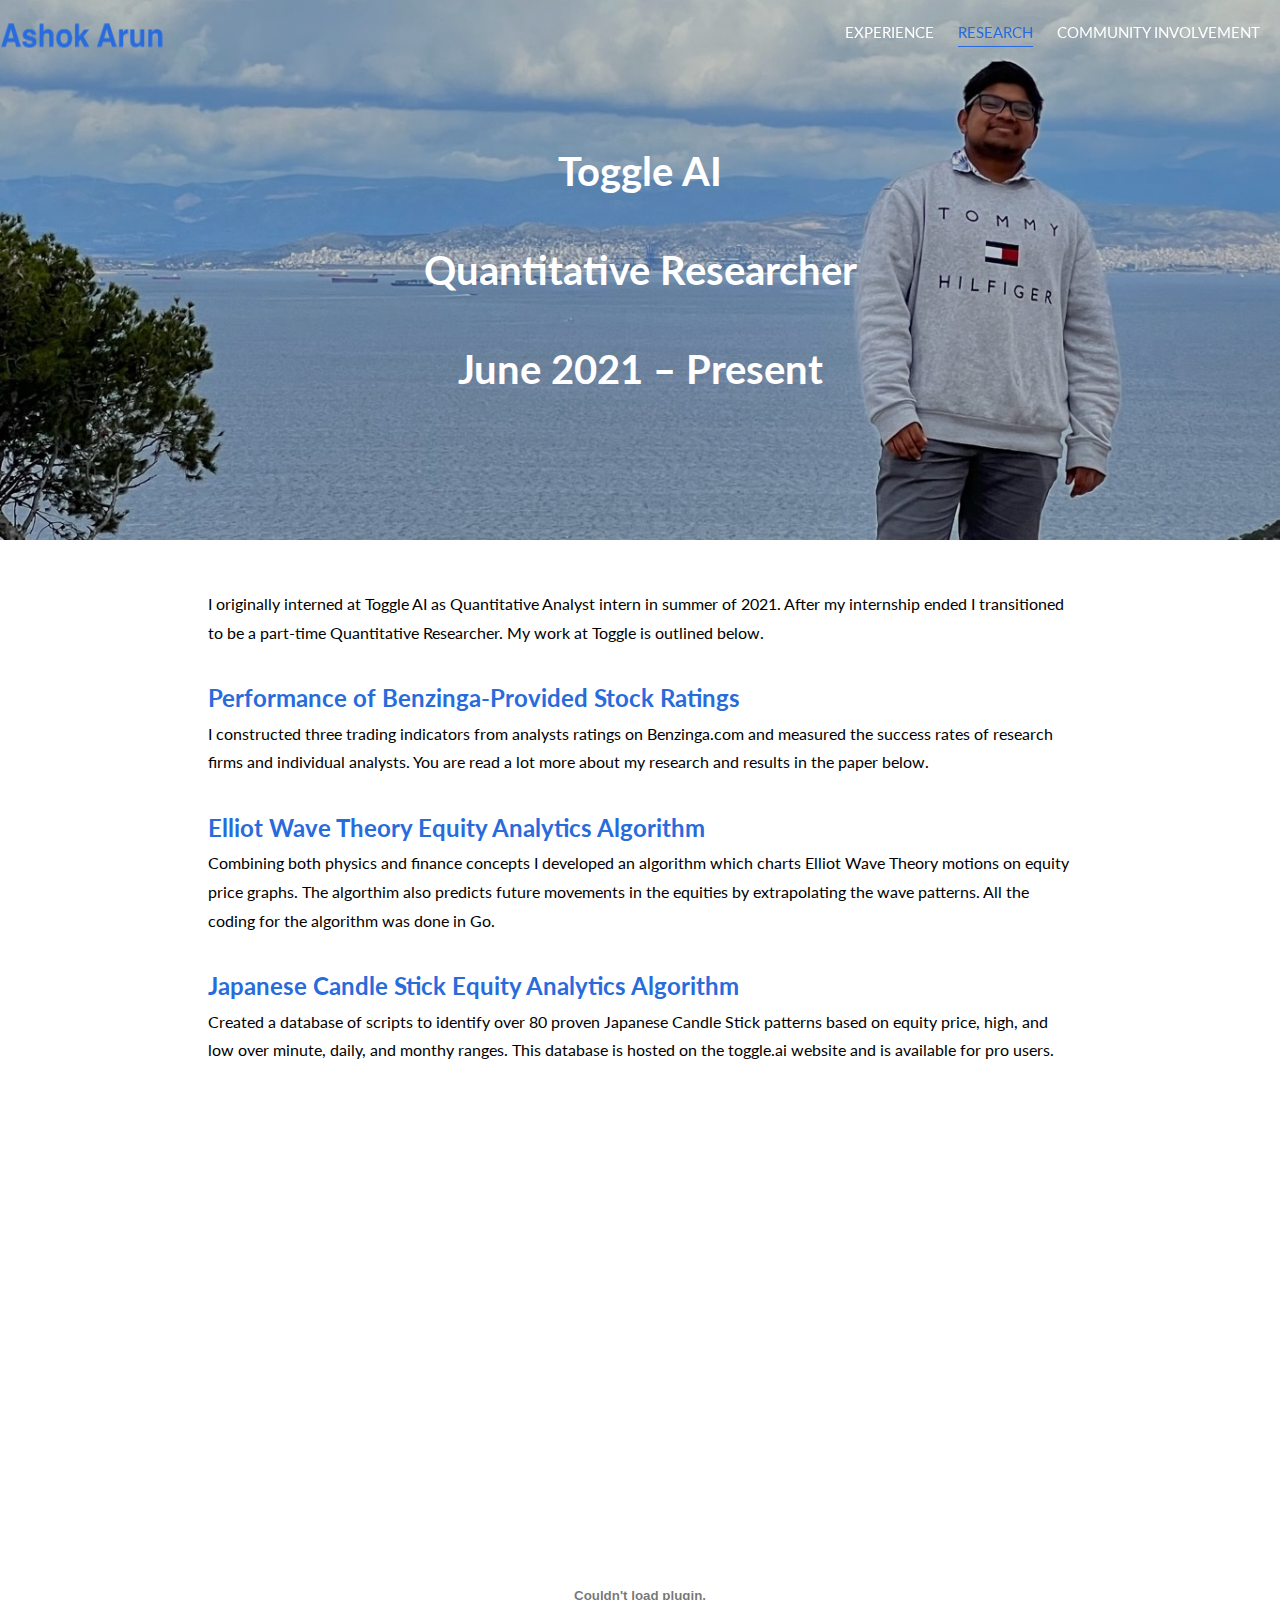
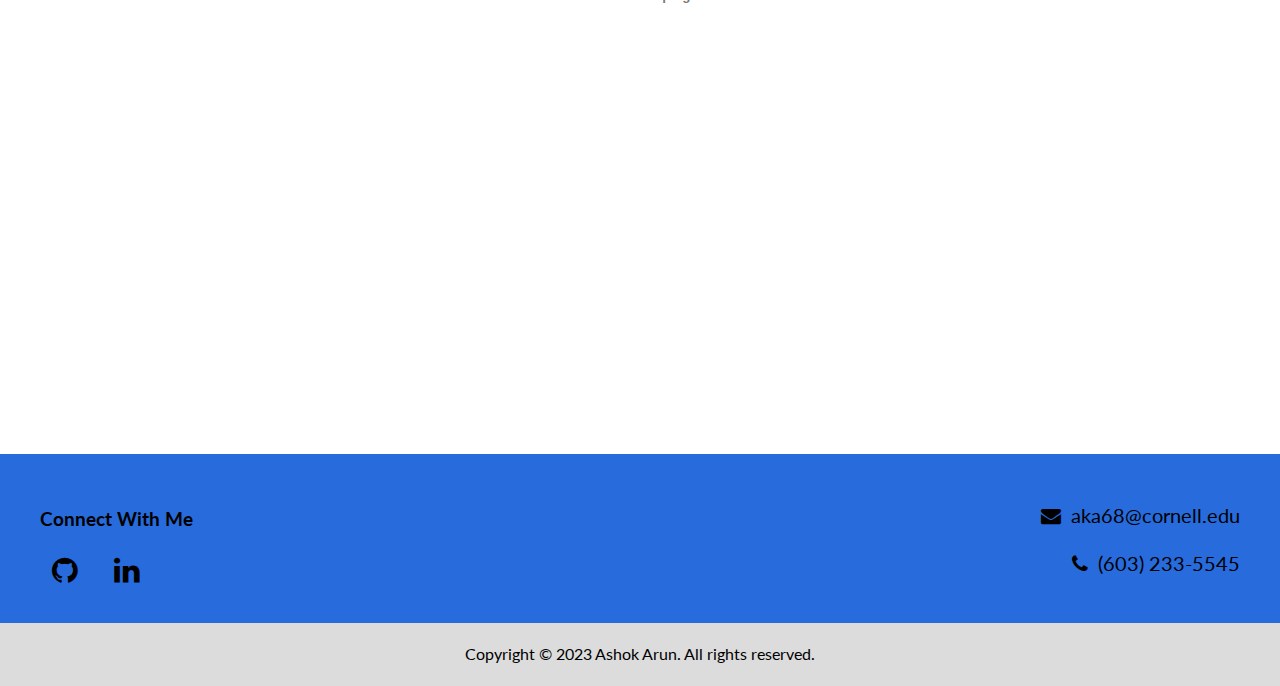
<file: toggle.html>
<!DOCTYPE html>

<html>

<head>
	<title>Toggle AI | Ashok Arun</title>
	<meta charset="UTF-8">
	<meta name="viewport" content="width=device-width, initial-scale=1">
	<script src="scripts.js"></script>
	<link rel="stylesheet" href="style.css">
	<link rel="icon" href="images/logoNoWords.png">
	<link href="https://fonts.googleapis.com/css2?family=Lato:wght@700&display=swap" rel="stylesheet">
	<link rel="stylesheet" href="https://fonts.googleapis.com/css?family=Lato">
	<link rel="stylesheet" href="https://cdnjs.cloudflare.com/ajax/libs/font-awesome/4.7.0/css/font-awesome.min.css">
</head>

<body onscroll="scrollFunction()">
	<nav>
		<div class="left-side">
			<a href="index.html" class="logo"><img src="images/colorLogo.png" alt="logo"></a>
		</div>

		<div class="right-side">
			<!-- Right-sided navbar links -->
			<div class="right hide-small">

				<div id="myNav" class="nav-link-wrapper overlay">
					<a href="javascript:void(0)" class="closebtn" onclick="closeNav()">&times;</a>

					<div class="overlay-content">

						<hr>

						<div id="dropdown1" class="dropdown">
							<div tabindex=0 onclick="toggleDropdown()" class="link">
								<a>EXPERIENCE</a>
								<span class="carrot">&#8250;</span>
							</div>

							<div class="dropdown-content">
								<a class="dropdown-link" href="amazon.html">AMAZON</a>
								<a class="dropdown-link" href="mf.html">MICROFOCUS</a>


							</div>
						</div>

						<hr>

						<div id="dropdown1" class="dropdown">
							<div tabindex=0 onclick="toggleDropdown()" class="link active-link">
								<a>RESEARCH</a>
								<span class="carrot">&#8250;</span>
							</div>

							<div class="dropdown-content">
								<a class="dropdown-link" href="toggle.html">TOGGLE AI</a>
								<a class="dropdown-link" href="birman.html">BIRMAN LAB</a>
							</div>
						</div>

						<hr>



						<hr>

						<a href="community.html" class="link">COMMUNITY INVOLVEMENT</a>

					</div>

				</div>

				<a href="javascript:void(0)" class="menu" onclick="openNav()">&#9776;</a>

			</div>
		</div>
	</nav>

	<main>
		<div class="hero-image">
			<div class="hero-text">
				<h1>Toggle AI</h1>
				<h1>Quantitative Researcher</h1>
				<h1>June 2021 – Present</h1>
			</div>
		</div>

		<div class="index-heading-red">
			<div class="index-text-wrapper">
				<p style="width: 75%; text-align: left;">
					I originally interned at Toggle AI as Quantitative Analyst intern in summer of 2021. After my internship ended
					I transitioned to be a part-time Quantitative Researcher. My work at Toggle is outlined below.
				</p>
				<br>
				<h2 style="width: 75%; text-align: left; color: #276bdc;">Performance of Benzinga-Provided Stock Ratings</h2>
				<p style="width: 75%; text-align: left;">
					I constructed three trading indicators from analysts ratings on Benzinga.com and measured the success rates of
					research firms and individual analysts. You are read a lot more about my research and results in the paper
					below.
				</p>
				<br>
				<h2 style="width: 75%; text-align: left; color: #276bdc;">Elliot Wave Theory Equity Analytics Algorithm</h2>
				<p style="width: 75%; text-align: left;">
					Combining both physics and finance concepts I developed an algorithm which charts Elliot Wave Theory motions
					on equity price graphs. The algorthim also predicts future movements in the equities by extrapolating the wave
					patterns. All the coding for the algorithm was done in Go.
				</p>
				<br>
				<h2 style="width: 75%; text-align: left; color: #276bdc;">Japanese Candle Stick Equity Analytics Algorithm</h2>
				<p style="width: 75%; text-align: left;">
					Created a database of scripts to identify over 80 proven Japanese Candle Stick patterns based on equity price,
					high, and low over minute, daily, and monthy ranges. This database is hosted on the toggle.ai website and is
					available for pro users.
				</p>
			</div>
		</div>

		<embed src="images/paper.pdf" type="application/pdf" width="80%" height="100%" />


		<footer class="home-footer">
			<div class="left-footer-wrapper">
				<h3>Connect With Me</h3>

				<a href="https://github.com/ashok-arun" target="_blank">&emsp;<i class="fa fa fa-github"></i>&emsp;&emsp;</a>

				<a href="https://linkedin.com/in/ashok-arun" target="_blank"><i class="fa fa-linkedin">&emsp;</i>&emsp;</a>
			</div>

			<div class="right-footer-wrapper">
				<div class="right-footer-item">
					<i class="fa fa-envelope"></i>
					<a href="mailto:aka68@cornell.edu">aka68@cornell.edu</a>
				</div>

				<div class="right-footer-item">
					<i class="fa fa-phone"></i>
					<a href="tel:(603) 233-5545">(603) 233-5545</a>
				</div>
			</div>

			<div class="clearfix"></div>
		</footer>

		<div class="copyright-footer">
			<p>
				<a>Copyright &#169; 2023 Ashok Arun. All rights reserved.</a>
			</p>
		</div>
	</main>
</body>

</html>
</file>
<file: style.css>
:root {
    --blue-color: #276bdc;
    --light-blue-color: #d3e1f8;
    --green-color: #276bdc;
    --light-green-color: #d1ffbd;
    --orange-color: #276bdc;
    --light-orange-color: #ffe6cc;
    --yellow-color: #276bdc;
    --light-yellow-color: #fff7cc;
    --red-color: #ba0000;
    --light-red-color: #ffcccc;
}

*:focus {
    outline: none;
}

html,
body,
main {
    height: 100%;
    line-height: 1.8;
    margin: 0;
    padding: 0;
}

html {
    box-sizing: border-box;
    -webkit-overflow-scrolling: touch;
    scroll-behavior: smooth;
}

body {
    font-family: "Lato", Helvetica;
    overflow-x: hidden;
}

nav {
    width: 100%;
    position: fixed;
    z-index: 2;
    display: flex;
    justify-content: space-between;
    transition: 0.3s;
}

.link-arrow {
    font-size: 15px;
    position: relative;
    left: 6px;
    top: 0px;
    transform: rotate(90deg);
    text-decoration: none;
}

.error-page-wrapper {
    background-color: var(--light-orange-color);
    width: 100%;
    height: auto;
    margin-bottom: -40px;
    padding-bottom: 20px;
    padding-top: 1px;
    text-align: center;
    font-size: 20px;

}

.error-page-wrapper a {
    transition: color 0.3s;
    color: var(--blue-color);
    text-decoration: none;
}

.error-page-wrapper a:hover,
.error-page-wrapper a:focus {
    opacity: 0.8;
    color: black;
}

strong {
    font-weight: 900;
}

.wide {
    letter-spacing: 4px;
}

*,
*:before {
    box-sizing: inherit;
}

.logo:hover img,
.logo:focus img {
    transform: scale(1.2);
}

.logo img {
    display: inline-block;
    transition: 0.3s;
    width: 170px;
    height: 58px;
    padding: 15px;
    padding-right: 18px;
    padding-bottom: 6px;
}

.heading-wrapper {
    text-align: center;
}

main {
    text-align: center;
}

.main-wrapper {
    display: inline-block;
    width: 80%;
    margin-top: 30px;
}

.main-wrapper.home {
    margin-top: 0;
}

.officer b {
    font-size: 18px;
}

.officer-link-wrapper a {
    display: block !important;
    color: var(--blue-color);
    text-decoration: none;
    transition: color 0.3s;
}

.officer-link-wrapper a:hover,
.officer-wrapper a:focus {
    color: black;
}

.officer-link-wrapper {
    display: inline-block;
    font-size: 18px;
}

.left-wrapper {
    text-align: left;
}

h2 {
    color: var(--blue-color);
    margin: 0;
}

.left-wrapper h2 {
    margin: 30px 0 0 0;
}

h4 {
    font-size: 24px;
    margin-bottom: 0;
}

.orange-text h2 {
    color: var(--orange-color);
}

.hero-image {
    background-image: linear-gradient(rgba(0, 0, 0, 0.2), rgba(0, 0, 0, 0.2)), url("images/me.JPG");
    height: 60%;
    background-repeat: no-repeat;
    background-size: cover;
    display: flex;
    align-items: center;
}

.hero-text {
    text-align: center;
    color: white;
    margin: auto;
    width: 80%;
}

.hero-text h1 {
    font-size: 40px;
}

.hero-text .motto {
    overflow: hidden;
    border-right: 2px solid var(--orange-color);
    white-space: nowrap;
    margin: 0 auto;
    letter-spacing: 2px;
}

@media screen and (max-width: 550px) {
    .hero-text h1 {
        font-size: 30px;
    }
}

.officer-wrapper {
    text-align: center;
    margin-bottom: 20px;
    display: inline-block;
}

.paragraph-wrapper h2 {
    color: var(--orange-color);
}

.paragraph-wrapper p {
    margin-top: 10px;
}

.arrow-wrapper {
    margin-left: auto;
    margin-right: auto;
    transform: rotate(90deg);
    position: relative;
    width: 20px;
    top: -90px;
    margin-bottom: -90px;
}

.arrow {
    font-size: 60px;
    color: white;
    cursor: pointer;
    transition: color 0.3s;
    text-decoration: none;
}

.arrow:hover,
.arrow:focus {
    color: darkgray;
}

#arrow {
    scroll-margin-top: -29px;
}

.stats-wrapper {
    margin-top: 33px;
    text-align: center;
    overflow: auto;
    margin-bottom: 50px;
}

.stats-wrapper th {
    border: 5px solid var(--light-green-color);
    font-size: 40px;
    width: 25%;
    padding-bottom: 0px;
    background-color: var(--light-green-color);
}

.stats-wrapper td {
    border: 5px solid var(--light-green-color);
    font-size: 18px;
    padding-top: 0;
    padding-bottom: 20px;
    background-color: var(--light-green-color);
}

.stats-wrapper table {
    width: 100%;
}

.stats-wrapper-small {
    display: none;
}

.index-heading-green {
    display: none;
}

.stats-wrapper-small b {
    font-size: 40px;
}

.stats-wrapper-small-desc {
    font-size: 18px;
    padding-bottom: 20px;
}

@media screen and (max-width: 485px) {
    .stats-wrapper {
        display: none;
    }

    .index-heading-green {
        display: block;
    }

    .stats-wrapper-small {
        display: block;
    }
}

.about-wrapper {
    text-align: center;
    overflow: auto;
}

.about-wrapper th {
    border: 5px solid var(--light-yellow-color);
    font-size: 20px;
    width: 33%;
    padding-bottom: 0px;
    background-color: var(--light-yellow-color);
}

.about-wrapper td {
    border: 5px solid var(--light-yellow-color);
    padding-top: 0;
    background-color: var(--light-yellow-color);
    vertical-align: top;
}

.about-wrapper table {
    width: 100%;
}

.about-wrapper-small {
    display: none;
}

.about-wrapper-small b {
    font-size: 20px;
}

.about-wrapper-small p {
    padding-bottom: 20px;
}

@media screen and (max-width: 630px) {
    .about-wrapper {
        display: none;
    }

    .about-wrapper-small {
        display: block;
    }
}

.about-wrapper table {
    width: 100%;
}

footer {
    background-color: var(--orange-color);
    padding: 30px 0;
    margin-top: 40px;
}

.home-footer {
    margin-top: 0;
}

.left-footer-wrapper i {
    font-size: 30px !important;
    letter-spacing: 8px;
    cursor: pointer;
    transition: opacity 0.3s;
}

footer a {
    text-decoration: none;
    color: black;
}

.right-footer-wrapper {
    font-size: 20px;
}

.left-footer-wrapper i:hover,
.left-footer-wrapper a:focus {
    opacity: 60%;
}

.right-footer-item {
    cursor: pointer;
    transition: opacity 0.3s;
}

.right-footer-item:hover,
.right-footer-item a:focus {
    opacity: 60%;
}

.copyright-footer {
    width: 100%;
    padding: 1px 0;
    text-align: center;
    background-color: gainsboro;
    border: none;
}

.main-wrapper hr {
    height: 1.5px;
    background-color: #ccc;
    border: none;
    margin-bottom: 30px;
}

.clearfix {
    clear: both;
}

.close {
    color: #aaaaaa;
    float: right;
    font-size: 28px;
    font-weight: bold;
}

.close:hover,
.close:focus {
    color: #000;
    text-decoration: none;
    cursor: pointer;
}

.projects {
    background-color: var(--light-blue-color);
    width: 100%;
    padding: 20px;
    margin-top: 40px;
    margin-bottom: 50px;
    position: relative;
}

.project-wrapper {
    margin: auto;
    display: flex;
    align-items: center;
    justify-content: center;
    position: relative;
    margin-bottom: 30px;
}

.project {
    box-shadow: 0 4px 8px 0 rgba(0, 0, 0, 0.2);
    background-color: #F8F8F8;
    border: 1px solid gray;
    border-radius: 5px;
    z-index: 1;
    padding: 0 15px;
}

.project div {
    padding-left: 20px;
    padding-right: 20px;
}

.projects h3 {
    margin-bottom: 30px;
    font-size: 24px;
}

.project h4 {
    color: var(--orange-color);
    margin: 15px 0 0 0;
}

.project h5 {
    margin: 10px 0;
    font-size: 16px;
    color: var(--blue-color);
}

.project p {
    margin: 0 0 15px 0;
}

#prev,
#next {
    position: relative;
    font-size: 40px;
    color: gray;
    cursor: pointer;
    transition: color 0.3s;
}

#prev:hover,
#next:hover,
#prev:focus,
#next:focus {
    color: darkgray;
}

#prev {
    left: -50px;
}

#next {
    right: -50px;
}

.right-footer-wrapper i {
    margin-right: 5px;
}

table {
    border-collapse: collapse;
}

#science-table,
#engineering-table {
    margin-right: 10px;
}

#science-table th {
    background-color: var(--green-color);
}

#engineering-table th {
    background-color: var(--yellow-color);
}

#math-table th {
    background-color: var(--red-color);
}

table th {
    height: 90px;
    font-size: 20px;
}

table td,
table th {
    border: 1px solid #ddd;
    padding: 15px;
}

table td a {
    color: black;
    text-decoration: none;
    transition: color 0.1s;
}

table td a:hover {
    color: var(--orange-color);
}

#science-table:hover,
#math-table:hover,
#engineering-table:hover {
    box-shadow: 0 4px 8px 0 rgba(0, 0, 0, 0.2), 0 6px 20px 0 rgba(0, 0, 0, 0.19);
}

@media screen and (max-width: 670px) {
    table {
        width: 100%;
        margin-bottom: 20px;
    }
}

@media screen and (min-width: 670px) {
    table {
        float: left;
        width: calc((100% - 20px)/3);
    }
}

@media screen and (max-width: 415px) {

    #prev,
    #next {
        display: none;
    }
}

@media screen and (max-width: 919px) {
    .project-wrapper {
        width: 80%
    }

    .project {
        width: 100%;
        position: relative;
        grid-row: 1;
        grid-column: 1;
        visibility: hidden;
        display: flex;
        flex-direction: column;
    }

    .shown-project {
        visibility: visible;
    }

    .projects-wrapper {
        display: grid;
    }

    @media screen and (max-width: 671px) {
        .words-inner-wrapper {
            text-align: center;
            display: flex;
            margin: auto;
            flex-direction: column;
        }

        .author {
            order: 2;
        }
    }
}

@media screen and (min-width: 920px) {
    .project-wrapper {
        width: 750px;
        height: 260px;
    }

    .project {
        width: 750px;
        height: 260px;
        align-items: center;
        position: absolute;
        left: 0;
        display: none;
    }

    .shown-project {
        display: flex;
        flex-direction: column;
    }

    .projects-wrapper {
        width: 750px;
        height: 235px;
    }
}

@media screen and (max-width: 385px) {
    .prev {
        margin-left: -10px;
    }

    .next {
        margin-right: -10px;
    }
}

@media screen and (max-width: 600px) {
    .right-footer-wrapper {
        margin-top: 30px;
    }
}

@media screen and (min-width: 600px) {
    footer {
        text-align: left;
    }

    .right-footer-wrapper {
        float: right;
    }

    .right-footer-item {
        float: right;
        margin-bottom: 12px;
    }

    .left-footer-wrapper {
        float: left;
        margin-left: 40px;
    }

    .right-footer-wrapper {
        margin-top: 13px;
        margin-right: 40px;
        width: 300px;
    }
}

@media screen and (max-width: 500px) {
    .officer {
        text-align: center;
    }

    .officer-wrapper {
        width: 100%;
    }

    .paragraph-wrapper.top {
        margin-bottom: 40px;
    }

    .officer-wrapper img {
        width: 100%;
        position: relative;
    }
}

@media screen and (max-width: 1190px) and (min-width: 500px) {
    .officer {
        text-align: center;
    }

    .officer-wrapper {
        width: 270px;
    }

    .officer-wrapper img {
        height: 270px;
        width: 270px;
        display: block;
    }

    .paragraph-wrapper.top {
        margin-bottom: 40px;
    }
}

@media screen and (min-width: 1190px) {
    .officer-wrapper {
        text-align: center;
        width: 270px;
        float: left;
        margin-bottom: 20px;
    }

    .officer {
        text-align: left;
        clear: both;
    }

    .paragraph-wrapper {
        padding-left: 40px;
        height: 250px;
        display: flex;
        align-items: center;
        margin-bottom: 30px;
    }

    .officer-wrapper img {
        height: 270px;
        width: 270px;
        display: block;
        /* vertical-align: middle; */
    }
}

@media screen and (max-width: 900px) {

    .carrot,
    .menu {
        display: inline-block;
    }

    .overlay {
        height: 100%;
        width: 0;
        position: fixed;
        top: 0;
        left: 0;
        background-color: rgba(0, 0, 0, 0.9);
        overflow-x: hidden;
        transition: 0.5s;
        z-index: 2;
    }

    .overlay-content {
        position: relative;
        top: 100px;
        width: 100%;
        margin-top: 30px;
        margin-bottom: 30px;
    }

    .overlay .link,
    .overlay .closebtn {
        padding: 8px;
        text-decoration: none;
        color: #818181 !important;
        display: block;
        transition: 0.3s;
    }

    .carrot {
        position: relative;
        font-family: Helvetica;
        float: right;
        transform-origin: 50% 55%;
        transition: transform 0.3s;
    }

    .show a {
        display: block !important;
        margin-left: 65px;
        margin-bottom: 5px;
    }

    @media screen and (max-width: 480px) {

        .overlay .link,
        .overlay .closebtn {
            font-size: 20px;
        }

        .carrot {
            top: -10px;
            font-size: 30px;
            right: 40px;
        }

        .show a {
            font-size: 15px;
        }
    }

    @media screen and (min-width: 480px) {

        .overlay .link,
        .overlay .closebtn {
            font-size: 36px;
        }

        .carrot {
            top: -15px;
            font-size: 50px;
            right: 50px;
        }

        .show a {
            font-size: 20px;
        }
    }

    .overlay .link {
        margin-left: 50px;
    }

    .overlay .link:hover,
    .overlay .link:focus,
    .overlay .closebtn:hover,
    .overlay .closebtn:focus {
        color: #f1f1f1 !important;
    }

    .overlay .closebtn {
        position: absolute;
        right: 45px;
        font-size: 60px;
    }

    .menu {
        font-size: 25px;
        cursor: pointer;
        margin-right: 20px;
        margin-top: 10px;
        text-decoration: none;
        color: white;
        transition: color 0.3s;
    }

    .menu:hover,
    .menu:focus {
        color: silver !important;
    }

    .dropdown-content {
        display: none;
    }

    .dropdown-content a:hover,
    .dropdown-content a:focus {
        color: white;
    }

    .show {
        display: block !important;
        margin-bottom: 20px;
    }

    .shown {
        transform: rotate(90deg);
    }

    .dropdown {
        display: block !important;
        cursor: pointer;
    }

    .overlay-content hr {
        margin: 0 40px 0 40px;
    }

    .closebtn:hover {
        color: white;
        transition: 0.3s;
    }

    .dropdown-content a {
        color: #8a8a8a;
        text-decoration: none;
        transition: color 0.5s;
        margin-right: 20px;
        line-height: 1.8;
        cursor: pointer;
    }
}

@media screen and (min-width: 901px) {
    .right-side {
        padding-top: 18px;
        padding-bottom: 20px;
    }

    .closebtn,
    .carrot,
    .overlay-content hr,
    .menu {
        display: none !important;
    }

    .active-link a,
    a.active-link {
        color: var(--green-color) !important;
        border-bottom: 1px solid var(--green-color) !important;
        display: inline-block;
    }

    .active-link:hover a,
    .link:focus a,
    a.active-link:hover,
    a.active-link:focus {
        color: var(--yellow-color) !important;
        border-bottom: 1px solid var(--yellow-color) !important;
    }

    .nav-link-wrapper a:not(.dropdown-link) {
        display: inline-block;
        color: white;
        text-decoration: none;
        transition: color 0.5s;
        font-size: 15px;
        line-height: 1.8;
        cursor: pointer;
        border-bottom: 1px solid transparent;
    }

    .link {
        margin-right: 20px;
    }

    .nav-link-wrapper .overlay .link {
        cursor: pointer;
    }

    .nav-link-wrapper a:not(.dropdown-link):hover,
    .nav-link-wrapper a:not(.dropdown-link):focus {
        color: var(--yellow-color) !important;
        border-bottom: 1px solid var(--yellow-color);
    }

    .dropdown {
        position: relative;
        display: inline-block;
    }

    .dropdown-content {
        left: -999em;
        position: absolute;
        background-color: #f1f1f1;
        min-width: 160px;
        box-shadow: 0px 8px 16px 0px rgba(0, 0, 0, 0.2);
        z-index: 2;
    }

    .dropdown-content a {
        color: black;
        padding: 12px 16px;
        text-decoration: none;
        display: block;
    }

    .dropdown-content a:hover,
    .dropdown-content a:focus {
        background-color: var(--light-blue-color);
    }

    .dropdown:hover .dropdown-content,
    .link:focus+.dropdown-content {
        left: 0 !important;
    }

    .dropdown:hover .link a {
        color: var(--yellow-color) !important;
        border-bottom: 1px solid var(--yellow-color) !important;
    }

    .focused {
        color: black !important;
        border-bottom: 1px solid black !important;
    }
}

.scrolled-down {
    color: #000000 !important;
}

@media screen and (max-width: 832px) {
    iframe {
        width: 100%;
    }
}

@media screen and (min-width: 832px) {
    iframe {
        width: 640px;
    }
}

.gallery {
    border: 1px solid #ccc;
    margin-bottom: 20px;
    display: flex;
    flex-direction: column;
}

.gallery:hover {
    box-shadow: 0 4px 8px 0 rgba(0, 0, 0, 0.5);
}

.gallery img {
    width: 100%;
    height: auto;
}

.desc-wrapper {
    padding: 5px 15px 15px 15px;
    text-align: center;
    display: flex;
    flex: 1;
    align-items: center;
    justify-content: center;
}

* {
    box-sizing: border-box;
}

.responsive-gallery {
    padding: 0 6px;
    float: left;
    width: 24.99%;
}

@media only screen and (max-width: 1000px) {
    .responsive-gallery {
        width: 49.99999%;
        margin: 6px 0;
    }
}

@media only screen and (max-width: 600px) {
    .responsive-gallery {
        width: 100%;
    }
}

.index-text-wrapper {
    display: inline-block;
    width: 90%;
}

.index-heading-blue {
    background-color: var(--light-blue-color);
    padding-bottom: 30px;
    padding-top: 30px;
    margin-bottom: 50px;
}

.index-heading-yellow {
    background-color: var(--light-yellow-color);
    padding-bottom: 30px;
    padding-top: 30px;
    margin-bottom: 50px;
}

.index-heading-red {
    /* background-color: var(--light-red-color); */
    padding-bottom: 30px;
    padding-top: 50px;
    margin-bottom: 50px;
}

.index-heading-green {
    background-color: var(--light-green-color);
    padding-bottom: 30px;
    padding-top: 30px;
    margin-bottom: 50px;
}

.index-heading-blue h2 {
    color: black;
    margin: auto;
}

.index-heading-blue p {
    color: black;
    margin: auto;
}

.index-heading-yellow h2 {
    color: black;
    margin: auto;
}

.index-heading-yellow p {
    color: black;
    margin: auto;
}

.index-heading-red h2 {
    color: black;
    margin: auto;
}

.index-heading-red p {
    color: black;
    margin: auto;
}

th i {
    font-size: 40px;
    margin-bottom: 15px;
    color: var(--yellow-color);
}

b i {
    font-size: 40px;
    margin-bottom: 15px;
    color: var(--yellow-color);
}

.team-text-wrapper {
    display: inline-block;
    margin: 5px;
}

.team-wrapper {
    text-align: center;
    box-shadow: 0 4px 8px 0 rgba(0, 0, 0, 0.5);
    margin-bottom: 50px;
    display: inline-block;
    margin-right: 30px;
}

@media screen and (max-width: 703px) {
    .team {
        text-align: center;
    }

    .team-wrapper {
        width: 70%;
    }

    .team-wrapper img {
        width: 100%;
        position: relative;
    }
}

@media screen and (min-width: 704px) and (max-width: 1199px) {
    .team br {
        display: none;
    }

    .team-text-wrapper br {
        display: block;
    }

    .team-wrapper {
        text-align: center;
        width: 250px;
        box-shadow: 0 4px 8px 0 rgba(0, 0, 0, 0.5);
        float: center;
        margin-bottom: 20px;
        margin-top: 20px;
    }

    .team {
        clear: both;
    }

    .team-wrapper img {
        height: 250px;
        width: 250px;
        display: block;
        /* vertical-align: middle; */
    }
}

@media screen and (min-width: 1200px) {
    .team-wrapper {
        text-align: center;
        width: 20%;
        box-shadow: 0 4px 8px 0 rgba(0, 0, 0, 0.5);
        float: center;
        margin-bottom: 20px;
        margin-top: 20px;
    }

    .team {
        clear: both;
    }

    .team-wrapper img {
        height: 100%;
        width: 100%;
        display: block;
        /* vertical-align: middle; */
    }
}

.covid-19-project img {
    float: center;
    width: 45%;
    box-shadow: 0 4px 8px 0 rgba(0, 0, 0, 0.2);
    margin: 5px
}

.covid-19-project h2 {
    font-size: 30px;
    color: var(--blue-color);
    margin-top: 40px;
}

.covid-19-project h3 {
    font-size: 20px;
    color: black;
    margin-top: 0px;
    margin-bottom: 5px;
}

.covid-19-project a {
    transition: color 0.3s;
    color: var(--blue-color);
    text-decoration: none;
}

.covid-19-project a:hover,
.error-page-wrapper a:focus {
    opacity: 0.8;
    color: black;
}
</file>
